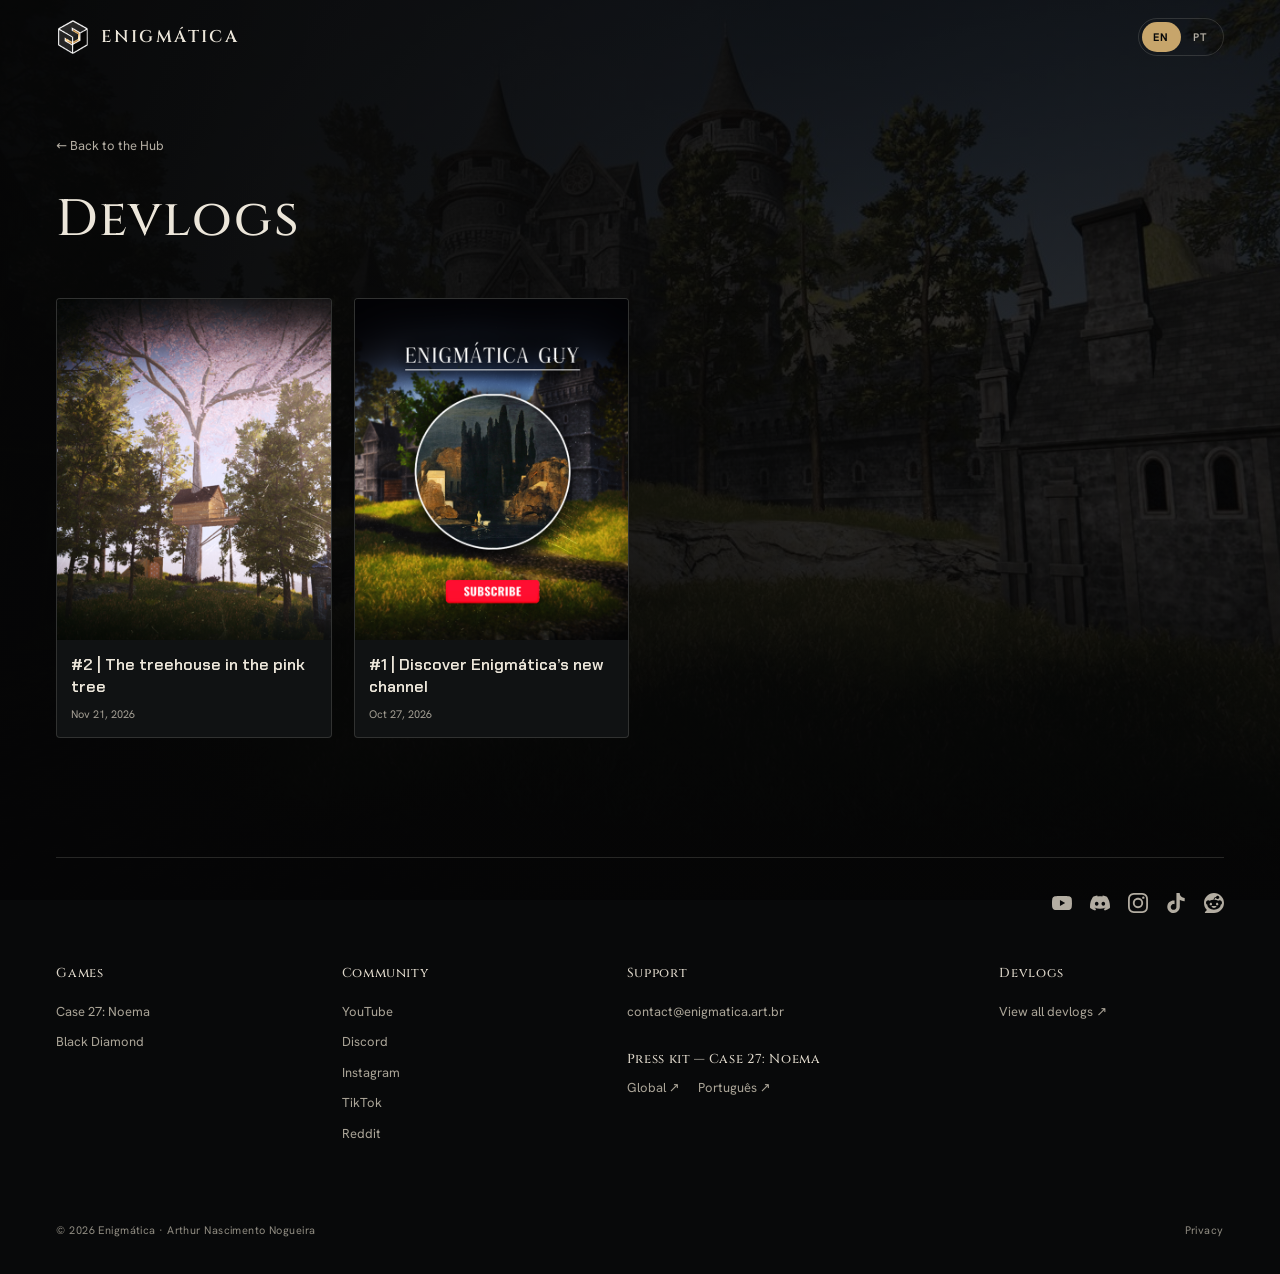
<file: devlogs.html>
<!doctype html>
<html lang="en">
<head>
  <meta charset="utf-8">
  <meta name="viewport" content="width=device-width, initial-scale=1, viewport-fit=cover">
  <meta name="theme-color" content="#08090a">
  <meta name="description" content="Enigmática is an independent, one-developer studio focused on puzzle and mystery games, and on experiences that encourage you to figure things out for yourself.">
  <meta property="og:title" content="Enigmática">
  <meta property="og:description" content="Independent studio. Puzzle and mystery games.">
  <meta property="og:image" content="https://enigmatica.art.br/assets/img/noema-castelo.jpg">
  <link rel="icon" href="assets/enigmatica-mark.png">
  <link rel="preload" href="assets/fonts/chakra-petch-latin-600-normal.woff2" as="font" type="font/woff2" crossorigin>
  <link rel="stylesheet" href="styles.css?v=20261121-gold">
  <title>Enigmática</title>
  <link rel="stylesheet" href="devlogs.css?v=20261121-layout">
<link rel="stylesheet" href="preview-theme.css?v=6">
</head>
<body class="archive-page">
  <div class="bg" aria-hidden="true"></div>

  <header class="head" data-head>
    <a class="logo" href="index.html"><img src="assets/enigmatica-mark.png" alt="" width="44" height="44"><span><b>ENIGMÁTICA</b></span></a>
<div class="lang" role="group" aria-label="Language" data-i18n-attr="aria-label:langGroup">
      <button type="button" data-lang="en" aria-pressed="true" lang="en">EN</button><span>/</span><button type="button" data-lang="pt" aria-pressed="false" lang="pt-BR">PT</button>
      </div>
  </header>

  <main class="devlog-archive" id="top">
    <div class="archive-heading"><a href="index.html" data-i18n="devlogs.back">← Back to the Hub</a><h1 data-i18n="nav.devlogs">Devlogs</h1></div>
    <div id="devlog-archive-grid" class="devlog-grid"></div>
  </main>

  <footer class="foot expanded-foot" id="contact">
    <ul class="socials"><li><a href="https://www.youtube.com/@enigmatica-art" target="_blank" rel="noopener noreferrer" aria-label="YouTube" title="YouTube"><svg class="ic" viewBox="0 0 24 24" aria-hidden="true"><path d="M23.498 6.186a3.016 3.016 0 0 0-2.122-2.136C19.505 3.545 12 3.545 12 3.545s-7.505 0-9.377.505A3.017 3.017 0 0 0 .502 6.186C0 8.07 0 12 0 12s0 3.93.502 5.814a3.016 3.016 0 0 0 2.122 2.136c1.871.505 9.376.505 9.376.505s7.505 0 9.377-.505a3.015 3.015 0 0 0 2.122-2.136C24 15.93 24 12 24 12s0-3.93-.502-5.814zM9.545 15.568V8.432L15.818 12l-6.273 3.568z"/></svg></a></li><li><a href="https://discord.gg/URapb2bbFA" target="_blank" rel="noopener noreferrer" aria-label="Discord" title="Discord"><svg class="ic" viewBox="0 0 24 24" aria-hidden="true"><path d="M20.317 4.3698a19.7913 19.7913 0 00-4.8851-1.5152.0741.0741 0 00-.0785.0371c-.211.3753-.4447.8648-.6083 1.2495-1.8447-.2762-3.68-.2762-5.4868 0-.1636-.3933-.4058-.8742-.6177-1.2495a.077.077 0 00-.0785-.037 19.7363 19.7363 0 00-4.8852 1.515.0699.0699 0 00-.0321.0277C.5334 9.0458-.319 13.5799.0992 18.0578a.0824.0824 0 00.0312.0561c2.0528 1.5076 4.0413 2.4228 5.9929 3.0294a.0777.0777 0 00.0842-.0276c.4616-.6304.8731-1.2952 1.226-1.9942a.076.076 0 00-.0416-.1057c-.6528-.2476-1.2743-.5495-1.8722-.8923a.077.077 0 01-.0076-.1277c.1258-.0943.2517-.1923.3718-.2914a.0743.0743 0 01.0776-.0105c3.9278 1.7933 8.18 1.7933 12.0614 0a.0739.0739 0 01.0785.0095c.1202.099.246.1981.3728.2924a.077.077 0 01-.0066.1276 12.2986 12.2986 0 01-1.873.8914.0766.0766 0 00-.0407.1067c.3604.698.7719 1.3628 1.225 1.9932a.076.076 0 00.0842.0286c1.961-.6067 3.9495-1.5219 6.0023-3.0294a.077.077 0 00.0313-.0552c.5004-5.177-.8382-9.6739-3.5485-13.6604a.061.061 0 00-.0312-.0286zM8.02 15.3312c-1.1825 0-2.1569-1.0857-2.1569-2.419 0-1.3332.9555-2.4189 2.157-2.4189 1.2108 0 2.1757 1.0952 2.1568 2.419 0 1.3332-.9555 2.4189-2.1569 2.4189zm7.9748 0c-1.1825 0-2.1569-1.0857-2.1569-2.419 0-1.3332.9554-2.4189 2.1569-2.4189 1.2108 0 2.1757 1.0952 2.1568 2.419 0 1.3332-.946 2.4189-2.1568 2.4189Z"/></svg></a></li><li><a href="https://www.instagram.com/enigmatica.official/" target="_blank" rel="noopener noreferrer" aria-label="Instagram" title="Instagram"><svg class="ic" viewBox="0 0 24 24" aria-hidden="true"><path d="M7.0301.084c-1.2768.0602-2.1487.264-2.911.5634-.7888.3075-1.4575.72-2.1228 1.3877-.6652.6677-1.075 1.3368-1.3802 2.127-.2954.7638-.4956 1.6365-.552 2.914-.0564 1.2775-.0689 1.6882-.0626 4.947.0062 3.2586.0206 3.6671.0825 4.9473.061 1.2765.264 2.1482.5635 2.9107.308.7889.72 1.4573 1.388 2.1228.6679.6655 1.3365 1.0743 2.1285 1.38.7632.295 1.6361.4961 2.9134.552 1.2773.056 1.6884.069 4.9462.0627 3.2578-.0062 3.668-.0207 4.9478-.0814 1.28-.0607 2.147-.2652 2.9098-.5633.7889-.3086 1.4578-.72 2.1228-1.3881.665-.6682 1.0745-1.3378 1.3795-2.1284.2957-.7632.4966-1.636.552-2.9124.056-1.2809.0692-1.6898.063-4.948-.0063-3.2583-.021-3.6668-.0817-4.9465-.0607-1.2797-.264-2.1487-.5633-2.9117-.3084-.7889-.72-1.4568-1.3876-2.1228C21.2982 1.33 20.628.9208 19.8378.6165 19.074.321 18.2017.1197 16.9244.0645 15.6471.0093 15.236-.005 11.977.0014 8.718.0076 8.31.0215 7.0301.0839m.1402 21.6932c-1.17-.0509-1.8053-.2453-2.2287-.408-.5606-.216-.96-.4771-1.3819-.895-.422-.4178-.6811-.8186-.9-1.378-.1644-.4234-.3624-1.058-.4171-2.228-.0595-1.2645-.072-1.6442-.079-4.848-.007-3.2037.0053-3.583.0607-4.848.05-1.169.2456-1.805.408-2.2282.216-.5613.4762-.96.895-1.3816.4188-.4217.8184-.6814 1.3783-.9003.423-.1651 1.0575-.3614 2.227-.4171 1.2655-.06 1.6447-.072 4.848-.079 3.2033-.007 3.5835.005 4.8495.0608 1.169.0508 1.8053.2445 2.228.408.5608.216.96.4754 1.3816.895.4217.4194.6816.8176.9005 1.3787.1653.4217.3617 1.056.4169 2.2263.0602 1.2655.0739 1.645.0796 4.848.0058 3.203-.0055 3.5834-.061 4.848-.051 1.17-.245 1.8055-.408 2.2294-.216.5604-.4763.96-.8954 1.3814-.419.4215-.8181.6811-1.3783.9-.4224.1649-1.0577.3617-2.2262.4174-1.2656.0595-1.6448.072-4.8493.079-3.2045.007-3.5825-.006-4.848-.0608M16.953 5.5864A1.44 1.44 0 1 0 18.39 4.144a1.44 1.44 0 0 0-1.437 1.4424M5.8385 12.012c.0067 3.4032 2.7706 6.1557 6.173 6.1493 3.4026-.0065 6.157-2.7701 6.1506-6.1733-.0065-3.4032-2.771-6.1565-6.174-6.1498-3.403.0067-6.156 2.771-6.1496 6.1738M8 12.0077a4 4 0 1 1 4.008 3.9921A3.9996 3.9996 0 0 1 8 12.0077"/></svg></a></li><li><a href="https://www.tiktok.com/@enigmatica_art" target="_blank" rel="noopener noreferrer" aria-label="TikTok" title="TikTok"><svg class="ic" viewBox="0 0 24 24" aria-hidden="true"><path d="M12.525.02c1.31-.02 2.61-.01 3.91-.02.08 1.53.63 3.09 1.75 4.17 1.12 1.11 2.7 1.62 4.24 1.79v4.03c-1.44-.05-2.89-.35-4.2-.97-.57-.26-1.1-.59-1.62-.93-.01 2.92.01 5.84-.02 8.75-.08 1.4-.54 2.79-1.35 3.94-1.31 1.92-3.58 3.17-5.91 3.21-1.43.08-2.86-.31-4.08-1.03-2.02-1.19-3.44-3.37-3.65-5.71-.02-.5-.03-1-.01-1.49.18-1.9 1.12-3.72 2.58-4.96 1.66-1.44 3.98-2.13 6.15-1.72.02 1.48-.04 2.96-.04 4.44-.99-.32-2.15-.23-3.02.37-.63.41-1.11 1.04-1.36 1.75-.21.51-.15 1.07-.14 1.61.24 1.64 1.82 3.02 3.5 2.87 1.12-.01 2.19-.66 2.77-1.61.19-.33.4-.67.41-1.06.1-1.79.06-3.57.07-5.36.01-4.03-.01-8.05.02-12.07z"/></svg></a></li><li><a href="https://www.reddit.com/user/Enigmatica-Art/" target="_blank" rel="noopener noreferrer" aria-label="Reddit" title="Reddit"><svg class="ic" viewBox="0 0 24 24" aria-hidden="true"><path d="M12 0C5.373 0 0 5.373 0 12c0 3.314 1.343 6.314 3.515 8.485l-2.286 2.286C.775 23.225 1.097 24 1.738 24H12c6.627 0 12-5.373 12-12S18.627 0 12 0Zm4.388 3.199c1.104 0 1.999.895 1.999 1.999 0 1.105-.895 2-1.999 2-.946 0-1.739-.657-1.947-1.539v.002c-1.147.162-2.032 1.15-2.032 2.341v.007c1.776.067 3.4.567 4.686 1.363.473-.363 1.064-.58 1.707-.58 1.547 0 2.802 1.254 2.802 2.802 0 1.117-.655 2.081-1.601 2.531-.088 3.256-3.637 5.876-7.997 5.876-4.361 0-7.905-2.617-7.998-5.87-.954-.447-1.614-1.415-1.614-2.538 0-1.548 1.255-2.802 2.803-2.802.645 0 1.239.218 1.712.585 1.275-.79 2.881-1.291 4.64-1.365v-.01c0-1.663 1.263-3.034 2.88-3.207.188-.911.993-1.595 1.959-1.595Zm-8.085 8.376c-.784 0-1.459.78-1.506 1.797-.047 1.016.64 1.429 1.426 1.429.786 0 1.371-.369 1.418-1.385.047-1.017-.553-1.841-1.338-1.841Zm7.406 0c-.786 0-1.385.824-1.338 1.841.047 1.017.634 1.385 1.418 1.385.785 0 1.473-.413 1.426-1.429-.046-1.017-.721-1.797-1.506-1.797Zm-3.703 4.013c-.974 0-1.907.048-2.77.135-.147.015-.241.168-.183.305.483 1.154 1.622 1.964 2.953 1.964 1.33 0 2.47-.81 2.953-1.964.057-.137-.037-.29-.184-.305-.863-.087-1.795-.135-2.769-.135Z"/></svg></a></li></ul>
    <div class="footer-links">
      <div><h2 data-i18n="nav.games">Games</h2><a href="https://games.enigmatica.art.br/noema/">Case 27: Noema</a><a href="https://blackdiamond.enigmatica.art.br/">Black Diamond</a></div>
      <div><h2 data-i18n="nav.community">Community</h2><a href="https://www.youtube.com/@enigmatica-art" target="_blank" rel="noopener">YouTube</a><a href="https://discord.gg/URapb2bbFA" target="_blank" rel="noopener">Discord</a><a href="https://www.instagram.com/enigmatica.official/" target="_blank" rel="noopener">Instagram</a><a href="https://www.tiktok.com/@enigmatica_art" target="_blank" rel="noopener">TikTok</a><a href="https://www.reddit.com/user/Enigmatica-Art/" target="_blank" rel="noopener">Reddit</a></div>
      <div><h2 data-i18n="footer.support">Support</h2><a class="footer-email" href="mailto:contact@enigmatica.art.br">contact@enigmatica.art.br</a><section class="footer-press" aria-labelledby="footer-press-title"><h2 id="footer-press-title">Press kit — Case 27: Noema</h2><div class="press-links"><a href="https://drive.google.com/drive/folders/1V5Z4pFhVvKewbMiXTl9WNj2BzQwZuZ95?usp=sharing" target="_blank" rel="noopener noreferrer" aria-label="Case 27: Noema — Press kit (Global)">Global ↗</a><a href="https://drive.google.com/drive/folders/19brO-UrrowdczG1I1jmsIwaA9BYUw7GV?usp=sharing" target="_blank" rel="noopener noreferrer" lang="pt-BR" aria-label="Case 27: Noema — Press kit (Português)">Português ↗</a></div></section></div>
      <div><h2 data-i18n="nav.devlogs">Devlogs</h2><a href="devlogs.html" data-i18n="devlogs.all">View all devlogs ↗</a></div>
    </div>
    <div class="footer-bottom"><span>© <span id="year">2026</span> Enigmática · Arthur Nascimento Nogueira</span><a href="privacidade.html" data-i18n="privacy.title">Privacy</a></div>
  </footer>

  <script src="i18n.js?v=20261116-global"></script>
  <script src="site.js?v=20261116-details"></script>
  <script src="devlog-data.js?v=20261112"></script>
  <script src="rich-content.js?v=20261116-standard"></script>
  <script src="devlogs.js?v=20261121-circular"></script>
</body>
</html>
</file>
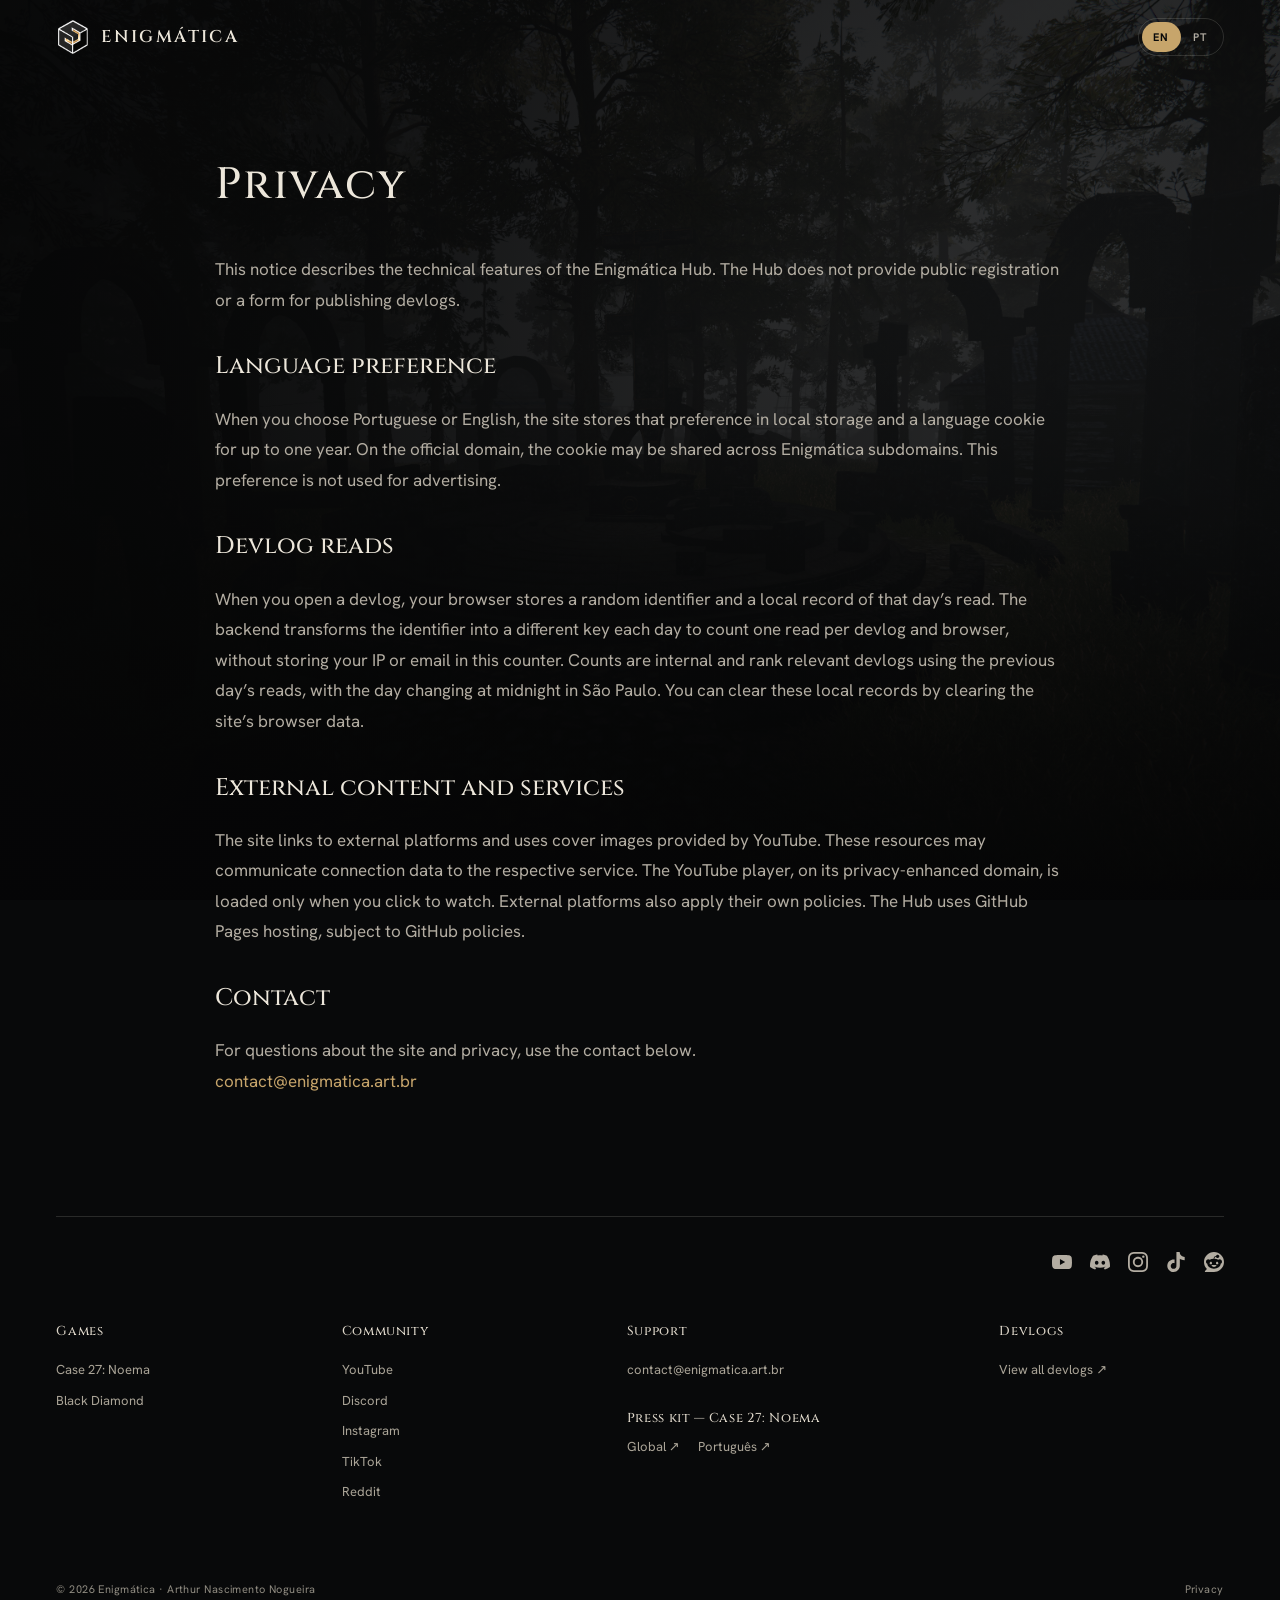
<file: privacidade.html>
<!doctype html>
<html lang="en">
<head>
  <meta charset="utf-8">
  <meta name="viewport" content="width=device-width, initial-scale=1, viewport-fit=cover">
  <meta name="theme-color" content="#08090a">
  <meta name="description" content="Enigmática is an independent, one-developer studio focused on puzzle and mystery games, and on experiences that encourage you to figure things out for yourself.">
  <meta property="og:title" content="Enigmática">
  <meta property="og:description" content="Independent studio. Puzzle and mystery games.">
  <meta property="og:image" content="https://enigmatica.art.br/assets/img/noema-castelo.jpg">
  <link rel="icon" href="assets/enigmatica-mark.png">
  <link rel="preload" href="assets/fonts/chakra-petch-latin-600-normal.woff2" as="font" type="font/woff2" crossorigin>
  <link rel="stylesheet" href="styles.css?v=20261121-gold">
  <title>Enigmática</title>
  <link rel="stylesheet" href="devlogs.css?v=20261121-layout">
<link rel="stylesheet" href="preview-theme.css?v=6">
</head>
<body class="archive-page privacy-page">
  <div class="bg" aria-hidden="true"></div>

  <header class="head" data-head>
    <a class="logo" href="index.html"><img src="assets/enigmatica-mark.png" alt="" width="44" height="44"><span><b>ENIGMÁTICA</b></span></a>
<div class="lang" role="group" aria-label="Language" data-i18n-attr="aria-label:langGroup">
      <button type="button" data-lang="en" aria-pressed="true" lang="en">EN</button><span>/</span><button type="button" data-lang="pt" aria-pressed="false" lang="pt-BR">PT</button>
      </div>
  </header>

  <main class="devlog-archive privacy-copy" id="top"><h1 data-i18n="privacy.title">Privacy</h1><p data-i18n="privacy.scope"></p><h2 data-i18n="privacy.languageTitle"></h2><p data-i18n="privacy.language"></p><h2 data-i18n="privacy.readingsTitle"></h2><p data-i18n="privacy.readings"></p><h2 data-i18n="privacy.externalTitle"></h2><p data-i18n="privacy.external"></p><h2 data-i18n="privacy.contactTitle"></h2><p data-i18n="privacy.contact"></p><a href="mailto:contact@enigmatica.art.br">contact@enigmatica.art.br</a></main>

  <footer class="foot expanded-foot" id="contact">
    <ul class="socials"><li><a href="https://www.youtube.com/@enigmatica-art" target="_blank" rel="noopener noreferrer" aria-label="YouTube" title="YouTube"><svg class="ic" viewBox="0 0 24 24" aria-hidden="true"><path d="M23.498 6.186a3.016 3.016 0 0 0-2.122-2.136C19.505 3.545 12 3.545 12 3.545s-7.505 0-9.377.505A3.017 3.017 0 0 0 .502 6.186C0 8.07 0 12 0 12s0 3.93.502 5.814a3.016 3.016 0 0 0 2.122 2.136c1.871.505 9.376.505 9.376.505s7.505 0 9.377-.505a3.015 3.015 0 0 0 2.122-2.136C24 15.93 24 12 24 12s0-3.93-.502-5.814zM9.545 15.568V8.432L15.818 12l-6.273 3.568z"/></svg></a></li><li><a href="https://discord.gg/URapb2bbFA" target="_blank" rel="noopener noreferrer" aria-label="Discord" title="Discord"><svg class="ic" viewBox="0 0 24 24" aria-hidden="true"><path d="M20.317 4.3698a19.7913 19.7913 0 00-4.8851-1.5152.0741.0741 0 00-.0785.0371c-.211.3753-.4447.8648-.6083 1.2495-1.8447-.2762-3.68-.2762-5.4868 0-.1636-.3933-.4058-.8742-.6177-1.2495a.077.077 0 00-.0785-.037 19.7363 19.7363 0 00-4.8852 1.515.0699.0699 0 00-.0321.0277C.5334 9.0458-.319 13.5799.0992 18.0578a.0824.0824 0 00.0312.0561c2.0528 1.5076 4.0413 2.4228 5.9929 3.0294a.0777.0777 0 00.0842-.0276c.4616-.6304.8731-1.2952 1.226-1.9942a.076.076 0 00-.0416-.1057c-.6528-.2476-1.2743-.5495-1.8722-.8923a.077.077 0 01-.0076-.1277c.1258-.0943.2517-.1923.3718-.2914a.0743.0743 0 01.0776-.0105c3.9278 1.7933 8.18 1.7933 12.0614 0a.0739.0739 0 01.0785.0095c.1202.099.246.1981.3728.2924a.077.077 0 01-.0066.1276 12.2986 12.2986 0 01-1.873.8914.0766.0766 0 00-.0407.1067c.3604.698.7719 1.3628 1.225 1.9932a.076.076 0 00.0842.0286c1.961-.6067 3.9495-1.5219 6.0023-3.0294a.077.077 0 00.0313-.0552c.5004-5.177-.8382-9.6739-3.5485-13.6604a.061.061 0 00-.0312-.0286zM8.02 15.3312c-1.1825 0-2.1569-1.0857-2.1569-2.419 0-1.3332.9555-2.4189 2.157-2.4189 1.2108 0 2.1757 1.0952 2.1568 2.419 0 1.3332-.9555 2.4189-2.1569 2.4189zm7.9748 0c-1.1825 0-2.1569-1.0857-2.1569-2.419 0-1.3332.9554-2.4189 2.1569-2.4189 1.2108 0 2.1757 1.0952 2.1568 2.419 0 1.3332-.946 2.4189-2.1568 2.4189Z"/></svg></a></li><li><a href="https://www.instagram.com/enigmatica.official/" target="_blank" rel="noopener noreferrer" aria-label="Instagram" title="Instagram"><svg class="ic" viewBox="0 0 24 24" aria-hidden="true"><path d="M7.0301.084c-1.2768.0602-2.1487.264-2.911.5634-.7888.3075-1.4575.72-2.1228 1.3877-.6652.6677-1.075 1.3368-1.3802 2.127-.2954.7638-.4956 1.6365-.552 2.914-.0564 1.2775-.0689 1.6882-.0626 4.947.0062 3.2586.0206 3.6671.0825 4.9473.061 1.2765.264 2.1482.5635 2.9107.308.7889.72 1.4573 1.388 2.1228.6679.6655 1.3365 1.0743 2.1285 1.38.7632.295 1.6361.4961 2.9134.552 1.2773.056 1.6884.069 4.9462.0627 3.2578-.0062 3.668-.0207 4.9478-.0814 1.28-.0607 2.147-.2652 2.9098-.5633.7889-.3086 1.4578-.72 2.1228-1.3881.665-.6682 1.0745-1.3378 1.3795-2.1284.2957-.7632.4966-1.636.552-2.9124.056-1.2809.0692-1.6898.063-4.948-.0063-3.2583-.021-3.6668-.0817-4.9465-.0607-1.2797-.264-2.1487-.5633-2.9117-.3084-.7889-.72-1.4568-1.3876-2.1228C21.2982 1.33 20.628.9208 19.8378.6165 19.074.321 18.2017.1197 16.9244.0645 15.6471.0093 15.236-.005 11.977.0014 8.718.0076 8.31.0215 7.0301.0839m.1402 21.6932c-1.17-.0509-1.8053-.2453-2.2287-.408-.5606-.216-.96-.4771-1.3819-.895-.422-.4178-.6811-.8186-.9-1.378-.1644-.4234-.3624-1.058-.4171-2.228-.0595-1.2645-.072-1.6442-.079-4.848-.007-3.2037.0053-3.583.0607-4.848.05-1.169.2456-1.805.408-2.2282.216-.5613.4762-.96.895-1.3816.4188-.4217.8184-.6814 1.3783-.9003.423-.1651 1.0575-.3614 2.227-.4171 1.2655-.06 1.6447-.072 4.848-.079 3.2033-.007 3.5835.005 4.8495.0608 1.169.0508 1.8053.2445 2.228.408.5608.216.96.4754 1.3816.895.4217.4194.6816.8176.9005 1.3787.1653.4217.3617 1.056.4169 2.2263.0602 1.2655.0739 1.645.0796 4.848.0058 3.203-.0055 3.5834-.061 4.848-.051 1.17-.245 1.8055-.408 2.2294-.216.5604-.4763.96-.8954 1.3814-.419.4215-.8181.6811-1.3783.9-.4224.1649-1.0577.3617-2.2262.4174-1.2656.0595-1.6448.072-4.8493.079-3.2045.007-3.5825-.006-4.848-.0608M16.953 5.5864A1.44 1.44 0 1 0 18.39 4.144a1.44 1.44 0 0 0-1.437 1.4424M5.8385 12.012c.0067 3.4032 2.7706 6.1557 6.173 6.1493 3.4026-.0065 6.157-2.7701 6.1506-6.1733-.0065-3.4032-2.771-6.1565-6.174-6.1498-3.403.0067-6.156 2.771-6.1496 6.1738M8 12.0077a4 4 0 1 1 4.008 3.9921A3.9996 3.9996 0 0 1 8 12.0077"/></svg></a></li><li><a href="https://www.tiktok.com/@enigmatica_art" target="_blank" rel="noopener noreferrer" aria-label="TikTok" title="TikTok"><svg class="ic" viewBox="0 0 24 24" aria-hidden="true"><path d="M12.525.02c1.31-.02 2.61-.01 3.91-.02.08 1.53.63 3.09 1.75 4.17 1.12 1.11 2.7 1.62 4.24 1.79v4.03c-1.44-.05-2.89-.35-4.2-.97-.57-.26-1.1-.59-1.62-.93-.01 2.92.01 5.84-.02 8.75-.08 1.4-.54 2.79-1.35 3.94-1.31 1.92-3.58 3.17-5.91 3.21-1.43.08-2.86-.31-4.08-1.03-2.02-1.19-3.44-3.37-3.65-5.71-.02-.5-.03-1-.01-1.49.18-1.9 1.12-3.72 2.58-4.96 1.66-1.44 3.98-2.13 6.15-1.72.02 1.48-.04 2.96-.04 4.44-.99-.32-2.15-.23-3.02.37-.63.41-1.11 1.04-1.36 1.75-.21.51-.15 1.07-.14 1.61.24 1.64 1.82 3.02 3.5 2.87 1.12-.01 2.19-.66 2.77-1.61.19-.33.4-.67.41-1.06.1-1.79.06-3.57.07-5.36.01-4.03-.01-8.05.02-12.07z"/></svg></a></li><li><a href="https://www.reddit.com/user/Enigmatica-Art/" target="_blank" rel="noopener noreferrer" aria-label="Reddit" title="Reddit"><svg class="ic" viewBox="0 0 24 24" aria-hidden="true"><path d="M12 0C5.373 0 0 5.373 0 12c0 3.314 1.343 6.314 3.515 8.485l-2.286 2.286C.775 23.225 1.097 24 1.738 24H12c6.627 0 12-5.373 12-12S18.627 0 12 0Zm4.388 3.199c1.104 0 1.999.895 1.999 1.999 0 1.105-.895 2-1.999 2-.946 0-1.739-.657-1.947-1.539v.002c-1.147.162-2.032 1.15-2.032 2.341v.007c1.776.067 3.4.567 4.686 1.363.473-.363 1.064-.58 1.707-.58 1.547 0 2.802 1.254 2.802 2.802 0 1.117-.655 2.081-1.601 2.531-.088 3.256-3.637 5.876-7.997 5.876-4.361 0-7.905-2.617-7.998-5.87-.954-.447-1.614-1.415-1.614-2.538 0-1.548 1.255-2.802 2.803-2.802.645 0 1.239.218 1.712.585 1.275-.79 2.881-1.291 4.64-1.365v-.01c0-1.663 1.263-3.034 2.88-3.207.188-.911.993-1.595 1.959-1.595Zm-8.085 8.376c-.784 0-1.459.78-1.506 1.797-.047 1.016.64 1.429 1.426 1.429.786 0 1.371-.369 1.418-1.385.047-1.017-.553-1.841-1.338-1.841Zm7.406 0c-.786 0-1.385.824-1.338 1.841.047 1.017.634 1.385 1.418 1.385.785 0 1.473-.413 1.426-1.429-.046-1.017-.721-1.797-1.506-1.797Zm-3.703 4.013c-.974 0-1.907.048-2.77.135-.147.015-.241.168-.183.305.483 1.154 1.622 1.964 2.953 1.964 1.33 0 2.47-.81 2.953-1.964.057-.137-.037-.29-.184-.305-.863-.087-1.795-.135-2.769-.135Z"/></svg></a></li></ul>
    <div class="footer-links">
      <div><h2 data-i18n="nav.games">Games</h2><a href="https://games.enigmatica.art.br/noema/">Case 27: Noema</a><a href="https://blackdiamond.enigmatica.art.br/">Black Diamond</a></div>
      <div><h2 data-i18n="nav.community">Community</h2><a href="https://www.youtube.com/@enigmatica-art" target="_blank" rel="noopener">YouTube</a><a href="https://discord.gg/URapb2bbFA" target="_blank" rel="noopener">Discord</a><a href="https://www.instagram.com/enigmatica.official/" target="_blank" rel="noopener">Instagram</a><a href="https://www.tiktok.com/@enigmatica_art" target="_blank" rel="noopener">TikTok</a><a href="https://www.reddit.com/user/Enigmatica-Art/" target="_blank" rel="noopener">Reddit</a></div>
      <div><h2 data-i18n="footer.support">Support</h2><a class="footer-email" href="mailto:contact@enigmatica.art.br">contact@enigmatica.art.br</a><section class="footer-press" aria-labelledby="footer-press-title"><h2 id="footer-press-title">Press kit — Case 27: Noema</h2><div class="press-links"><a href="https://drive.google.com/drive/folders/1V5Z4pFhVvKewbMiXTl9WNj2BzQwZuZ95?usp=sharing" target="_blank" rel="noopener noreferrer" aria-label="Case 27: Noema — Press kit (Global)">Global ↗</a><a href="https://drive.google.com/drive/folders/19brO-UrrowdczG1I1jmsIwaA9BYUw7GV?usp=sharing" target="_blank" rel="noopener noreferrer" lang="pt-BR" aria-label="Case 27: Noema — Press kit (Português)">Português ↗</a></div></section></div>
      <div><h2 data-i18n="nav.devlogs">Devlogs</h2><a href="devlogs.html" data-i18n="devlogs.all">View all devlogs ↗</a></div>
    </div>
    <div class="footer-bottom"><span>© <span id="year">2026</span> Enigmática · Arthur Nascimento Nogueira</span><a href="privacidade.html" data-i18n="privacy.title">Privacy</a></div>
  </footer>

  <script src="i18n.js?v=20261116-global"></script>
  <script src="site.js?v=20261116-details"></script>
  <script src="devlog-data.js?v=20261112"></script>
  <script src="privacy.js?v=20261112"></script>
</body>
</html>
</file>
<file: styles.css>
/* Enigmática — fundo escuro com uma cena do jogo, painéis escuros, uma cor de destaque */
@font-face { font-family: 'Chakra'; src: url('assets/fonts/chakra-petch-latin-400-normal.woff2') format('woff2'); font-weight: 400; font-display: swap; }
@font-face { font-family: 'Chakra'; src: url('assets/fonts/chakra-petch-latin-600-normal.woff2') format('woff2'); font-weight: 600; font-display: swap; }
@font-face { font-family: 'Chakra'; src: url('assets/fonts/chakra-petch-latin-700-normal.woff2') format('woff2'); font-weight: 700; font-display: swap; }

:root {
  color-scheme: dark;
  --ink: #07090c;
  --text: #e9edf2;
  --dim: #aab3bf;
  --mute: #7b8592;
  --hot: #c7a56b;
  --line: rgba(233, 237, 242, .16);
  --panel: rgba(9, 11, 15, .74);
  --gut: clamp(20px, 4.4vw, 64px);
  --wide: 1280px;
}
* { box-sizing: border-box; }
html { background: var(--ink); scroll-behavior: smooth; }
body { margin: 0; color: var(--text); font: 400 17px/1.55 'Chakra', system-ui, sans-serif; -webkit-font-smoothing: antialiased; }
h1, h2, h3, p, figure { margin: 0; }
ul { list-style: none; margin: 0; padding: 0; }
a { color: inherit; text-decoration: none; }
img { display: block; max-width: 100%; height: auto; }
button { font: inherit; color: inherit; }
.sr-only { position: absolute; width: 1px; height: 1px; overflow: hidden; clip: rect(0 0 0 0); white-space: nowrap; }
.ic { width: 20px; height: 20px; fill: currentColor; flex: none; }
:focus-visible { outline: 2px solid var(--hot); outline-offset: 3px; }

/* uma imagem só, escurecida, atrás da página inteira */
.bg { position: fixed; inset: 0; z-index: -1; background: url(assets/img/bg.jpg) center / cover no-repeat; filter: saturate(.85) brightness(.5); }
.bg::after { content: ""; position: absolute; inset: 0; background: linear-gradient(90deg, rgba(7, 9, 12, .95) 0%, rgba(7, 9, 12, .78) 45%, rgba(7, 9, 12, .55) 100%), linear-gradient(0deg, rgba(7, 9, 12, .6), transparent 40%); }

/* cabeçalho */
.head { position: sticky; top: 0; z-index: 20; display: grid; grid-template-columns: 1fr auto 1fr; align-items: center; gap: 24px; padding: 22px var(--gut); transition: background .3s, border-color .3s; border-bottom: 1px solid transparent; }
.head.is-scrolled { background: rgba(7, 9, 12, .9); backdrop-filter: blur(10px); -webkit-backdrop-filter: blur(10px); border-color: var(--line); }
.logo { display: flex; align-items: center; gap: 14px; }
.logo img { width: 36px; height: 36px; }
.logo b { display: block; font-size: 18px; font-weight: 700; letter-spacing: .18em; line-height: 1.1; }
.logo small { display: block; font-size: 11px; letter-spacing: .3em; color: var(--hot); text-transform: uppercase; }
.nav { display: flex; justify-content: center; gap: 30px; margin-left: 0; }
.nav a { font-weight: 600; font-size: 15px; letter-spacing: .12em; text-transform: uppercase; color: var(--dim); transition: color .2s; }
.nav a:hover { color: var(--text); }
.lang { display: flex; justify-self: end; align-items: center; gap: 4px; color: var(--mute); font-size: 14px; letter-spacing: .2em; }
.lang button { border: 0; background: none; padding: 6px 4px; color: var(--mute); letter-spacing: .2em; cursor: pointer; }
.lang button:hover { color: var(--text); }
.lang button[aria-pressed="true"] { color: var(--hot); font-weight: 700; }

/* botões */
.row { display: flex; flex-wrap: wrap; gap: 10px; }
.b { display: inline-flex; align-items: center; gap: 9px; min-height: 46px; padding: 0 18px; border: 1px solid rgba(233, 237, 242, .35); font-weight: 600; font-size: 14px; letter-spacing: .08em; text-transform: uppercase; transition: border-color .2s, background .2s; }
.b:hover { border-color: var(--text); background: rgba(233, 237, 242, .07); }
.b.on { background: var(--hot); border-color: var(--hot); color: var(--ink); }
.b.on:hover { background: #d7b983; border-color: #d7b983; }

/* painel: o mesmo estilo em todo o site */
.panel { background: var(--panel); border: 1px solid var(--line); backdrop-filter: blur(12px); -webkit-backdrop-filter: blur(12px); }
.st { font-size: 12px; font-weight: 600; letter-spacing: .25em; text-transform: uppercase; color: var(--hot); }

/* abertura */
.hero { width: min(100% - 2 * var(--gut), var(--wide)); margin: 0 auto; min-height: calc(100svh - 92px); display: grid; grid-template-columns: minmax(0, 1fr) minmax(0, 1.1fr); gap: clamp(32px, 5vw, 80px); align-items: center; padding: 30px 0 70px; }
.hero h1 { font-size: clamp(42px, 5.2vw, 76px); font-weight: 700; line-height: 1.02; letter-spacing: -.01em; text-transform: uppercase; }
.lede { margin: 22px 0 32px; max-width: 40ch; color: var(--dim); font-size: 19px; }
.trailer { padding: 0; }
.poster { position: relative; display: block; width: 100%; padding: 0; border: 0; background: #000; cursor: pointer; }
.poster img { width: 100%; aspect-ratio: 16 / 9; object-fit: cover; }
.play { position: absolute; left: 50%; top: 50%; translate: -50% -50%; display: grid; place-items: center; width: 66px; height: 66px; background: var(--hot); color: var(--ink); transition: transform .2s; }
.play svg { display: block; width: 26px; height: 26px; fill: currentColor; }
.poster:hover .play { transform: scale(1.08); }
.trailer iframe { display: block; width: 100%; aspect-ratio: 16 / 9; border: 0; }
.trailer figcaption { display: flex; align-items: baseline; justify-content: space-between; gap: 16px; padding: 16px 20px; }
.trailer figcaption b { font-size: 18px; font-weight: 700; letter-spacing: .06em; text-transform: uppercase; }

/* seções */
.block { width: min(100% - 2 * var(--gut), var(--wide)); margin: 0 auto; padding: clamp(50px, 7vw, 90px) 0 0; scroll-margin-top: 90px; }
.h { font-size: clamp(28px, 2.6vw, 38px); font-weight: 700; letter-spacing: .08em; text-transform: uppercase; margin-bottom: 26px; }

.games { display: grid; grid-template-columns: repeat(2, minmax(0, 1fr)); gap: 20px; }
.game { display: flex; flex-direction: column; }
.shot img { width: 100%; aspect-ratio: 16 / 9; object-fit: cover; }
.p { padding: 22px 24px 26px; display: flex; flex-direction: column; flex: 1; }
.game h3 { margin: 8px 0 8px; font-size: 30px; font-weight: 700; letter-spacing: .04em; text-transform: uppercase; line-height: 1.1; }
.tx { color: var(--dim); max-width: 48ch; }
.game .row { margin-top: auto; padding-top: 22px; }

.chs { display: grid; grid-template-columns: repeat(5, minmax(0, 1fr)); gap: 12px; }
.ch { position: relative; min-width: 0; display: flex; align-items: flex-end; gap: 12px; min-height: 150px; padding: 18px; overflow: hidden; border: 1px solid var(--line); background: var(--panel); transition: border-color .2s; }
.ch img { position: absolute; inset: 0; width: 100%; height: 100%; object-fit: cover; opacity: .22; filter: grayscale(.6); transition: opacity .3s, filter .3s; }
.ch:hover { border-color: var(--hot); }
.ch:hover img { opacity: .4; filter: none; }
.ch > .ic, .ch > span { position: relative; }
.ch > .ic { width: 26px; height: 26px; margin-bottom: 4px; }
.ch b { display: block; font-size: 17px; font-weight: 700; letter-spacing: .08em; text-transform: uppercase; }
.ch small { display: block; color: var(--dim); font-size: 13px; overflow-wrap: anywhere; }
.ch > span { min-width: 0; }

.about-p { display: grid; grid-template-columns: auto 1fr; gap: 32px; align-items: center; padding: 28px 32px; }
.about-p img { width: 110px; }
.about .h { margin-bottom: 10px; }
.mail { display: inline-block; margin-top: 14px; color: var(--hot); font-weight: 600; letter-spacing: .04em; }
.mail:hover { text-decoration: underline; }

.foot { width: min(100% - 2 * var(--gut), var(--wide)); margin: clamp(50px, 7vw, 90px) auto 0; padding: 22px 0 34px; border-top: 1px solid var(--line); display: flex; align-items: center; justify-content: space-between; gap: 20px; color: var(--mute); font-size: 13px; letter-spacing: .14em; text-transform: uppercase; }
.socials { display: flex; gap: 18px; }
.socials a { color: var(--dim); transition: color .2s; }
.socials a:hover { color: var(--hot); }

/* responsivo */
@media (max-width: 1000px) {
  .head{gap:16px}.logo{gap:10px}.logo b{font-size:15px}.logo img{width:30px;height:30px}.nav{gap:18px}.nav a{font-size:12px}
  .hero { grid-template-columns: 1fr; min-height: 0; padding-top: 40px; }
  .games { grid-template-columns: 1fr; }
  .chs { grid-template-columns: repeat(3, minmax(0, 1fr)); }
}
@media (max-width: 640px) {
  .head { grid-template-columns: 1fr auto; gap: 16px; padding-block: 16px; }
  .nav { display: none; }
  .lang { margin-left: auto; }
  .logo b { font-size: 15px; }
  .logo img { width: 30px; height: 30px; }
  .bg::after { background: rgba(7, 9, 12, .78); }
  .chs { grid-template-columns: minmax(0, 1fr) minmax(0, 1fr); }
  .chs li:first-child { grid-column: 1 / -1; }
  .about-p { grid-template-columns: 1fr; }
  .b { flex: 1 1 auto; justify-content: center; }
  .foot { flex-direction: column; }
}
@media (prefers-reduced-motion: reduce) {
  html { scroll-behavior: auto; }
  *, *::before, *::after { transition: none !important; }
}

/* ---------- celular: mais respiro e cada parte bem separada ---------- */
@media (max-width: 640px) {
  body { font-size: 16px; }
  .hero { padding: 36px 0 20px; gap: 36px; }
  .hero h1 { font-size: clamp(34px, 10vw, 44px); }
  .lede { margin: 16px 0 26px; font-size: 17px; }
  .hero .row { flex-direction: column; }
  .trailer figcaption { flex-direction: column; align-items: flex-start; gap: 4px; padding: 14px 16px; }
  .block { padding-top: 72px; }
  .h { display: flex; align-items: center; gap: 14px; font-size: 24px; margin-bottom: 20px; }
  .h::after { content: ""; flex: 1; height: 1px; background: var(--line); }
  .games { gap: 28px; }
  .p { padding: 18px 18px 22px; }
  .game h3 { font-size: 24px; }
  .game .row { padding-top: 18px; }
  .chs { grid-template-columns: 1fr; gap: 8px; }
  .chs li:first-child { grid-column: auto; }
  .ch { min-height: 0; align-items: center; padding: 14px 16px; }
  .ch img { display: none; }
  .ch > .ic { margin: 0; width: 24px; height: 24px; }
  .about-p { padding: 24px 20px; gap: 18px; justify-items: start; }
  .about-p img { width: 72px; }
  .about .h::after { display: none; }
  .foot { margin-top: 60px; gap: 16px; }
}
</file>
<file: devlogs.css>
.devlog-heading{display:flex;align-items:center;justify-content:space-between;gap:20px;margin-bottom:24px}.devlog-heading .h{margin:0}.all-devlogs{color:var(--dim);font-size:13px}.all-devlogs:hover{color:var(--hot)}.devlog-heading.compact{margin-top:48px;margin-bottom:22px}.compact h3{font-size:22px}.spotlight{position:relative;overflow:hidden;border:1px solid var(--line);background:#0a0d12;isolation:isolate}.spotlight-track{display:flex;transition:transform .45s cubic-bezier(.22,.75,.2,1)}.spotlight-slide{position:relative;flex:0 0 100%;min-width:0;aspect-ratio:16/7;display:flex;align-items:center;padding:45px 60px;background-image:var(--banner);background-position:center;background-size:cover;background-repeat:no-repeat}.spotlight-slide>.devlog-kind{position:absolute;top:22px;left:0;background:#10151be8;padding:12px 18px}.spotlight-slide>div{max-width:48%;margin-top:18px}.spotlight-slide h3{font-size:clamp(23px,2.5vw,36px);margin:9px 0 12px;line-height:1.15}.spotlight-slide p{font-size:15px;color:#c3cbd4;margin-bottom:22px;display:-webkit-box;-webkit-line-clamp:2;-webkit-box-orient:vertical;overflow:hidden}.spotlight-slide .b{min-height:38px;font-size:12px}.spotlight-slide time{font-size:12px;color:#acb9c8}.spot-arrow{position:absolute;z-index:2;top:50%;transform:translateY(-50%);height:48px;width:42px;border:1px solid #7e889342;background:#1f252ce8;color:#fff;font-size:30px;cursor:pointer}.spot-arrow.previous{left:0}.spot-arrow.next{right:0}.spot-dots{display:flex;gap:10px;justify-content:center;padding:17px}.spot-dots button{width:8px;height:8px;border:0;border-radius:50%;background:#5a6370;cursor:pointer;padding:0}.spot-dots button[aria-pressed=true]{background:#f1f3f5}.devlog-kind{font-size:11px;text-transform:uppercase;font-weight:700;letter-spacing:.06em}.featured-row{display:flex;gap:18px;overflow-x:auto;scrollbar-width:none;padding:3px 3px 15px}.featured-row::-webkit-scrollbar{display:none}.devlog-card{display:block;min-width:0;border:1px solid var(--line);background:#0c0f14;transition:border-color .2s,translate .2s}.featured-row>.devlog-card{flex:0 0 calc((100% - 72px)/5)}.devlog-card:hover{border-color:var(--hot);translate:0 -3px}.devlog-card>img{width:100%;aspect-ratio:4/5;object-fit:cover}.featured-row .devlog-card>img{aspect-ratio:4/5}.devlog-card>div{padding:14px}.devlog-card time{display:block;color:#a0aebd;font-size:11px;margin-top:6px}.devlog-card h3{font-size:17px;line-height:1.25;margin:9px 0;display:-webkit-box;-webkit-line-clamp:2;-webkit-box-orient:vertical;overflow:hidden}.devlog-card p{font-size:12px;line-height:1.5;color:var(--dim);height:3em;display:-webkit-box;-webkit-line-clamp:2;-webkit-box-orient:vertical;overflow:hidden}.featured-controls{display:flex;gap:10px;justify-content:flex-end;margin-top:12px}.featured-controls button{border:1px solid var(--line);background:#141a22;min-height:40px;min-width:45px;cursor:pointer}.featured-controls button:disabled{opacity:.3;cursor:default}.demo-label{display:block;font-size:10px;color:#d1a47b;margin-top:15px}.devlog-empty{padding:30px;border:1px solid var(--line);color:var(--dim);font-size:14px}.devlog-archive{width:min(100% - 2*var(--gut),var(--wide));margin:auto;min-height:65vh;padding:55px 0 30px}.archive-heading{margin-bottom:35px}.archive-heading>a{font-size:13px;color:var(--dim)}.archive-heading h1{font-size:clamp(35px,4vw,60px);margin-top:20px;text-transform:uppercase}.devlog-grid{display:grid;grid-template-columns:repeat(4,minmax(0,1fr));gap:22px}.archive-page .bg{background-image:url('assets/img/noema-castelo.jpg')}.devlog-dialog{padding:0;border:1px solid #3b4552;background:#10141b;color:#e9edf2;width:min(1000px,calc(100vw - 36px));max-height:90svh;overflow:auto}.devlog-dialog::backdrop{background:#020408d9;backdrop-filter:blur(5px)}body.reading{overflow:hidden}.reading-close{position:sticky;top:12px;float:right;z-index:3;margin:12px 12px -52px 0;width:40px;height:40px;background:#0b1019e8;border:1px solid #8793a366;font-size:28px;cursor:pointer}.reading-banner{width:100%;aspect-ratio:16/7;object-fit:cover;background:#05070a}.reading-copy{padding:35px clamp(24px,7vw,90px) 65px}.reading-copy h1{font-size:clamp(27px,4vw,44px);line-height:1.15;margin:17px 0 28px}.reading-meta{display:flex;gap:18px;align-items:center;color:#b4c2d1;font-size:12px}.devlog-prose{line-height:1.85;color:#ccd3dd;font-family:system-ui,sans-serif;font-size:16px}.devlog-prose p{margin:0 0 22px}.devlog-prose h2,.devlog-prose h3{margin:35px 0 16px;color:#edf1f8;line-height:1.3}.devlog-prose h2{font-size:26px}.devlog-prose ul,.devlog-prose ol{list-style:revert;margin:20px 0;padding-left:25px}.devlog-prose blockquote{border-left:2px solid var(--hot);margin:25px 0;padding:10px 20px;background:#151d27}.devlog-prose a{color:#dcc08c;text-decoration:underline}.devlog-prose figure{margin:30px auto;max-width:740px}.devlog-prose img{width:100%;height:auto}.devlog-prose figcaption{font-size:12px;color:#98a5b5;margin-top:8px}.devlog-prose video,.devlog-prose iframe{display:block;width:100%;max-width:740px;aspect-ratio:16/9;border:0;margin:30px auto;background:#05070a}.expanded-foot{display:block;letter-spacing:0;text-transform:none;padding-top:35px}.expanded-foot>.socials{justify-content:flex-end;padding-bottom:30px;border-bottom:1px solid var(--line)}.footer-links{display:grid;grid-template-columns:1fr 1fr 1.35fr .9fr;gap:40px;padding:35px 0 45px}.footer-links h2{font-size:16px;font-weight:600;color:#e1e7ef;margin-bottom:18px}.footer-links a{display:block;font-size:13px;color:#aab4c1;margin:11px 0;overflow-wrap:anywhere}.footer-links a:hover{color:var(--hot)}.footer-bottom{border-top:1px solid var(--line);padding-top:22px;font-size:11px;letter-spacing:.03em}.ambient{position:fixed;inset:0;z-index:-1;pointer-events:none}.ambient i{position:absolute;left:var(--x);top:var(--y);width:2px;height:2px;border-radius:50%;background:#bdcfd9;opacity:.14;animation:dust var(--d) ease-in-out var(--delay) infinite}@keyframes dust{0%,100%{transform:translate(0,0);opacity:.06}50%{transform:translate(10px,-16px);opacity:.2}}
@media(max-width:1000px){.devlog-grid{grid-template-columns:repeat(3,minmax(0,1fr))}.featured-row>.devlog-card{flex-basis:calc((100% - 36px)/3)}.footer-links{grid-template-columns:1fr 1fr;gap:30px}.spotlight-slide{padding:45px}.spotlight-slide>div{max-width:62%}}
@media(max-width:640px){.devlog-heading{align-items:flex-start;gap:12px}.devlog-heading .h{font-size:23px}.devlog-heading .h:after{display:none}.all-devlogs{font-size:11px;text-align:right;max-width:120px}.spotlight-slide{aspect-ratio:16/7;padding:16px 38px;background-image:var(--banner)}.spotlight-slide>div{max-width:100%;align-self:flex-end;margin-top:0}.spotlight-slide h3{font-size:24px}.spotlight-slide p{font-size:13px}.spot-arrow{width:30px;height:42px;font-size:26px}.spotlight-slide>.devlog-kind{top:15px;padding:8px 12px}.featured-row>.devlog-card{flex-basis:calc((100% - 18px)/2)}.featured-row .devlog-card>img{aspect-ratio:4/5}.devlog-card>div{padding:11px}.devlog-card h3{font-size:16px}.devlog-card p{font-size:11px}.devlog-grid{grid-template-columns:repeat(2,minmax(0,1fr));gap:15px}.devlog-heading.compact h3{font-size:20px}.reading-copy{padding:25px 22px 40px}.reading-meta{font-size:11px}.devlog-dialog{width:calc(100vw - 18px);max-height:94svh}.footer-links{gap:25px 20px}.footer-links a{font-size:12px}.footer-links h2{font-size:15px}.footer-email{font-size:11px!important}.footer-bottom{font-size:10px;line-height:1.8}.expanded-foot>.socials{justify-content:flex-start}.devlog-prose{font-size:15px}}
.footer-bottom{display:flex;gap:25px;justify-content:space-between}.footer-bottom a:hover{color:var(--hot)}.privacy-copy{max-width:850px;line-height:1.8}.privacy-copy h1{font-size:44px;margin:15px 0 30px}.privacy-copy h2{font-size:24px;margin:30px 0 15px}.privacy-copy p{color:var(--dim)}.privacy-copy a{color:var(--hot)}
@media(prefers-reduced-motion:reduce){.ambient{display:none}*{animation:none!important;scroll-behavior:auto!important}}
.devlogs-block{scroll-margin-top:110px}
.archive-page .head{grid-template-columns:1fr auto}
.archive-page .head>.lang{margin-left:auto}
.featured-row>.devlog-card{flex-basis:calc((100% - 72px)/5)}
.featured-controls[hidden]{display:none}
.expanded-foot>.socials{border-bottom:0;padding-bottom:8px}
.footer-bottom{border-top:0}
.devlog-dialog{overflow:hidden;max-height:90svh}
.reading-scroll{max-height:calc(90svh - 2px);overflow-y:auto;overflow-x:hidden}
.reading-close{position:absolute;top:12px;right:12px;margin:0;float:none;display:grid;place-items:center;padding:0;transform:none;translate:none;rotate:none;line-height:1}
.reading-close svg{width:22px;height:22px;fill:none;stroke:currentColor;stroke-width:2;stroke-linecap:round}
.reading-banner{height:auto;max-height:none;object-fit:cover;background:#05070a}
.privacy-page .bg{background-image:url('assets/img/privacy-scene.png')}
@media(max-width:1000px){.featured-row>.devlog-card{flex-basis:calc((100% - 36px)/3)}}
@media(max-width:640px){.featured-row>.devlog-card{flex-basis:calc((100% - 18px)/2)}.devlog-dialog{max-height:94svh}.reading-scroll{max-height:calc(94svh - 2px)}.reading-banner{max-height:none}}


.footer-press{margin-top:28px}.footer-links .footer-press h2{margin:0 0 8px}.footer-links .press-game{margin:0 0 12px;font-size:12px;line-height:1.5;color:#aab4c1}.footer-links .press-links{display:flex;flex-wrap:wrap;gap:10px 18px}.footer-links .press-links a{margin:0}

.youtube-channel-card{display:flex;align-items:center;gap:16px;padding:18px;margin:24px 0;max-width:740px;border:1px solid #394657;background:#141c27;color:#edf1f8!important;text-decoration:none!important;border-radius:8px;overflow:hidden}.youtube-channel-card:hover{border-color:var(--hot)}.youtube-channel-avatar{position:relative;display:grid;place-items:center;width:52px;height:52px;flex:0 0 52px;border-radius:50%;overflow:hidden;background:#b52222;color:white;font-size:22px}.youtube-channel-avatar img{position:absolute;inset:0;width:100%!important;height:100%;object-fit:cover}.youtube-channel-copy{display:grid;gap:4px;min-width:0}.youtube-channel-copy strong,.youtube-channel-copy small{overflow-wrap:anywhere}.youtube-channel-copy small{font-size:12px;color:#abb7c7}.youtube-channel-card:focus-visible{outline:2px solid var(--hot);outline-offset:3px}

/* Banners seguem 16:7 em todas as telas e preenchem toda a área. Capas verticais 3:4; banners horizontais 16:7. */
.spotlight-slide{min-height:0}.spotlight-slide>div{min-width:0}@media(max-width:640px){.spotlight-slide>div{align-self:center}.spotlight-slide h3{font-size:clamp(15px,4vw,24px);margin:5px 0;display:-webkit-box;-webkit-line-clamp:2;-webkit-box-orient:vertical;overflow:hidden}.spotlight-slide p{display:none}.spotlight-slide>.devlog-kind{top:8px;padding:4px 10px;font-size:9px}.spotlight-slide .b{min-height:28px;padding:4px 10px;font-size:10px}.spotlight-slide time{font-size:10px}.spotlight-slide .demo-label{display:none}}

.devlog-dialog{display:none;container-type:inline-size}.devlog-dialog[open]{display:block}.reading-close{position:absolute;top:12px;right:32px;margin:0;float:none;z-index:4}.reading-scroll{max-height:calc(90svh - 2px);overflow-y:auto;scrollbar-gutter:stable}.reading-hero{position:relative;display:flex;align-items:center;aspect-ratio:16/7;background-position:center;background-size:cover;padding:3.515625cqw 4.6875cqw;color:#edf1f8;text-decoration:none}.reading-hero-copy{position:relative;width:44%;max-width:44%;margin-top:1.4cqw;text-shadow:0 1px 3px #000}.reading-hero h1{font-size:clamp(20px,2.8125cqw,36px);line-height:1.15;margin:7px 0 10px;overflow-wrap:break-word}.reading-hero p{font-size:clamp(12px,1.171875cqw,15px);line-height:1.5;margin:0;color:#c3cbd4}.reading-hero time{font-size:12px;color:#c3cbd4}.reading-hero>.devlog-kind{position:absolute;left:0;top:1.71875cqw;padding:9px 14px;font-size:11px;background:transparent}.reading-copy{padding-top:30px}@media(max-width:640px){.reading-scroll{max-height:calc(94svh - 2px)}.reading-close{top:8px;right:26px;width:30px;height:30px}.reading-close svg{width:17px;height:17px}.reading-hero h1{font-size:clamp(13px,4cqw,20px);margin:4px 0}.reading-hero p{display:none}.reading-hero time{font-size:11px}.reading-hero>.devlog-kind{font-size:10px;padding:4px 10px;top:8px}.reading-hero-copy{margin-top:10px}}

.devlog-card h3{display:block;-webkit-line-clamp:unset;overflow:visible;white-space:normal;overflow-wrap:anywhere;font-size:16px;line-height:1.35;margin:0 0 10px}.devlog-card time{font-size:11px;line-height:1.4;margin:0}.devlog-card>div{padding:14px}@media(max-width:640px){.devlog-card h3{font-size:15px}.devlog-card>div{padding:11px}}

.spotlight-slide[data-banner-clean=true]{background-image:var(--banner)}.spotlight-slide[data-banner-clean=true]>.devlog-kind,.spotlight-slide[data-banner-clean=true]>div{display:none}

.devlog-backdrop{position:fixed;inset:0;z-index:40;background:#020408d9;backdrop-filter:blur(5px)}.devlog-backdrop[hidden]{display:none}body.reading .head{z-index:42;background:#07090cf2}body.reading .devlog-dialog{position:fixed;z-index:41;top:var(--reading-top,90px);bottom:auto;left:0;right:0;margin:0 auto;max-height:calc(100dvh - var(--reading-top,90px) - 12px)}body.reading .reading-scroll{max-height:calc(100dvh - var(--reading-top,90px) - 14px)}

/* Mesma medida nos dois idiomas; preserva título e resumo completos. */
.spotlight-slide p{max-width:50ch;-webkit-line-clamp:unset;overflow:visible}.reading-hero p{max-width:44ch}.spot-arrow{display:grid;place-items:center;padding:0;line-height:1}.spot-arrow svg{display:block;width:24px;height:24px;fill:none;stroke:currentColor;stroke-width:2;stroke-linecap:round;stroke-linejoin:round}@media(max-width:640px){.spot-arrow svg{width:20px;height:20px}}
</file>
<file: preview-theme.css>
@font-face{font-family:HubCinzel;src:url('assets/fonts/cinzel-latin-wght-normal.woff2') format('woff2');font-weight:400 900;font-display:swap}
@font-face{font-family:HubHanken;src:url('assets/fonts/hanken-grotesk-latin-wght-normal.woff2') format('woff2');font-weight:100 900;font-display:swap}
@font-face{font-family:HubCormorant;src:url('assets/fonts/cormorant-garamond-latin-400-italic.woff2') format('woff2');font-weight:400;font-style:italic;font-display:swap}
:root{--ink:#08090a;--text:#ece6da;--dim:#b3ada2;--mute:#8f8b81;--hot:#c7a56b;--line:rgba(236,230,218,.15);--panel:rgba(16,18,19,.7);--gut:clamp(20px,4.4vw,64px)}
body{font-family:HubHanken,system-ui,sans-serif;font-size:17px;line-height:1.65}
.bg{filter:saturate(.55) brightness(.61)}
.bg::after{background:radial-gradient(ellipse at 65% 32%,#08090a25,#08090ab8 85%),linear-gradient(90deg,#08090ae8 0%,#08090ab0 48%,#08090a75),linear-gradient(0deg,#08090a 0%,transparent 42%)}
.head{padding-block:18px;gap:24px}.head.is-scrolled{background:#08090ae8;border-color:var(--line);backdrop-filter:blur(12px)}
.logo{gap:11px}.logo img{width:34px;height:34px}.logo b{font:600 17px/1.1 HubCinzel,Georgia,serif;letter-spacing:.14em}
.nav{gap:32px}.nav a{position:relative;font:600 14px/1.4 HubHanken,system-ui,sans-serif;letter-spacing:.08em;color:#d8d2c6;padding:6px 0}.nav a::after{content:'';position:absolute;bottom:0;left:0;width:0;height:1px;background:var(--hot);transition:width .25s}.nav a:hover::after{width:100%}
.lang{display:inline-flex;gap:0;padding:3px;border:1px solid var(--line);border-radius:999px}.lang>span{display:none}.lang button{min-width:39px;min-height:30px;border-radius:999px;padding:0 10px;font:600 11px/1 HubHanken,system-ui,sans-serif;letter-spacing:.08em;color:var(--dim)}.lang button[aria-pressed=true]{background:var(--hot);color:var(--ink)}
.hero{grid-template-columns:minmax(0,1fr) minmax(0,1.08fr);gap:clamp(32px,5vw,76px);min-height:calc(90svh - 74px);padding:70px 0 78px}.hero-copy{max-width:590px}.hub-kicker{font:600 11px/1.5 HubCinzel,Georgia,serif;letter-spacing:.25em;text-transform:uppercase;color:var(--hot);margin-bottom:23px}.hero h1{font:500 clamp(38px,4.4vw,64px)/1.13 HubCinzel,Georgia,serif;letter-spacing:.005em;text-transform:none;max-width:15ch}.lede{font:400 17px/1.75 HubHanken,system-ui,sans-serif;color:#c1baae;max-width:43ch;margin:25px 0 30px}
.b{font:600 12px/1.3 HubHanken,system-ui,sans-serif;letter-spacing:.08em;border:1px solid #ece6da45;border-radius:4px;background:#08090a40;min-height:44px;padding:0 17px;transition:background .25s,border-color .25s,color .25s,transform .25s}.b:hover{background:#ece6da10;border-color:var(--hot);transform:translateY(-1px)}.b.on{background:#c7a56b12;color:#e0c28f;border-color:#c7a56b99}.b.on:hover{background:var(--hot);border-color:var(--hot);color:var(--ink)}.b .ic{width:19px;height:19px}
.panel{background:var(--panel);border-color:var(--line);border-radius:4px;overflow:hidden;backdrop-filter:blur(8px)}.trailer{box-shadow:0 24px 60px #0003}.trailer figcaption{background:#0b0d0de8;padding:16px 19px}.trailer figcaption b{font:600 14px/1.4 HubHanken,system-ui,sans-serif;letter-spacing:.05em}.st{font:600 10px/1.5 HubCinzel,Georgia,serif;letter-spacing:.18em;color:var(--hot)}
.play{width:44px;height:44px;border:1px solid #c7a56bbf;border-radius:50%;background:#08090ac4;color:var(--text);backdrop-filter:blur(6px);box-shadow:0 4px 20px #0003}.play svg{width:18px;height:18px;margin-left:2px}.poster:hover .play{background:var(--hot);color:var(--ink);transform:scale(1.04)}
.block{padding-top:clamp(64px,7vw,100px)}.h{font:500 clamp(25px,2.4vw,34px)/1.25 HubCinzel,Georgia,serif;letter-spacing:.07em;text-transform:none}.games{gap:28px}.game .p{padding:25px 27px 27px}.game h3{font-family:Chakra,system-ui,sans-serif;font-size:28px;letter-spacing:.015em;text-transform:none;line-height:1.2;margin:10px 0 13px}.tx{font-size:16px;line-height:1.75;color:#b3ada2;max-width:52ch}.game .row{padding-top:26px}.shot img{filter:saturate(.83)}
.chs{gap:12px}.ch{border-color:var(--line);border-radius:4px;background:#101213a8;min-height:132px;padding:17px;gap:10px}.ch img{opacity:.15;filter:saturate(.45)}.ch b{font:600 15px/1.4 HubHanken,system-ui,sans-serif;letter-spacing:.025em;text-transform:none}.ch small{font-size:12px;color:#b3ada2}.ch>.ic{width:22px;height:22px;color:#d7c7ac}.ch:hover{border-color:#c7a56b80}.ch:hover img{opacity:.24}
.devlog-heading .h{margin:0}.all-devlogs{font:400 12px/1.5 HubHanken,system-ui,sans-serif;color:#b3ada2}.compact h3{font:500 21px/1.4 HubCinzel,Georgia,serif;letter-spacing:.03em}.spotlight{border-color:var(--line);border-radius:4px;background:#0b0d0d}.spotlight-slide>.devlog-kind{background:#101213c9;color:#ece6da;border-bottom-right-radius:3px;font-family:HubHanken,system-ui,sans-serif;letter-spacing:.1em}.spotlight-slide h3{font-family:Chakra,system-ui,sans-serif;letter-spacing:0;font-weight:600}.spotlight-slide p{font-family:HubHanken,system-ui,sans-serif;color:#c1baae;max-width:54ch}.spotlight-slide time{color:#c1baae}.spotlight-slide .b{font-family:HubHanken,system-ui,sans-serif;border-color:#c7a56b99;background:#08090a80;color:#dfc28f}.spotlight-slide .b:hover{background:var(--hot);color:var(--ink)}.spot-arrow{background:#101213de;border-color:#ece6da24;color:#ece6da}.spot-arrow:hover{border-color:var(--hot);color:var(--hot)}.spot-dots button{background:#686459}.spot-dots button[aria-pressed=true]{background:var(--hot)}
.devlog-card{border-color:var(--line);background:#101213;border-radius:4px;overflow:hidden}.devlog-card:hover{border-color:#c7a56b80}.devlog-card h3{font-family:Chakra,system-ui,sans-serif;font-weight:600;font-size:16px;color:#ece6da}.devlog-card time{font-family:HubHanken,system-ui,sans-serif;color:#a39e93}.featured-controls button{border-color:var(--line);background:#101213;border-radius:3px;color:#c5b79f}.featured-controls button:hover{border-color:var(--hot)}
.devlog-dialog{background:#101213;border-color:#ece6da30;border-radius:5px}.reading-close{border-color:#ece6da45;background:#08090ae6;color:var(--text);border-radius:3px}.reading-hero-copy{color:var(--text)}.reading-hero h1{font-family:Chakra,system-ui,sans-serif;font-weight:600}.reading-hero p{font-family:HubHanken,system-ui,sans-serif;color:#c1baae;max-width:48ch}.reading-hero time,.reading-hero>.devlog-kind{font-family:HubHanken,system-ui,sans-serif;color:#d1c9bd}.reading-copy{padding-bottom:58px}.devlog-prose{font:400 16px/1.85 HubHanken,system-ui,sans-serif;color:#d4cec2}.devlog-prose h2,.devlog-prose h3{font-family:HubCinzel,Georgia,serif;font-weight:500;color:#ece6da}.devlog-prose a{color:#dcc08c}.devlog-prose blockquote{background:#c7a56b08}.youtube-channel-card{background:#171a19;border-color:#ece6da24;color:#ece6da!important}.youtube-channel-copy small{color:#aaa497}
.archive-heading h1,.privacy-copy h1{font-family:HubCinzel,Georgia,serif;font-weight:500;text-transform:none;letter-spacing:.03em}.privacy-copy{font-family:HubHanken,system-ui,sans-serif}.privacy-copy h2{font-family:HubCinzel,Georgia,serif;font-weight:500}.privacy-copy p{color:#b3ada2}.expanded-foot{border-color:var(--line);letter-spacing:0}.footer-links{gap:36px}.footer-links h2{font:500 13px/1.6 HubCinzel,Georgia,serif;letter-spacing:.05em;color:#ded7ca}.footer-links a{font:400 13px/1.5 HubHanken,system-ui,sans-serif;color:#aaa497}.footer-links a:hover{color:var(--hot)}.footer-bottom{font:400 11px/1.7 HubHanken,system-ui,sans-serif;letter-spacing:.04em;color:#8f8b81}.expanded-foot>.socials{border-color:var(--line)}body.reading .head{background:#08090af2}
@media(max-width:1000px){.hero{grid-template-columns:1fr;min-height:0;padding:48px 0 30px;gap:40px}.hero-copy{max-width:650px}.hero h1{font-size:clamp(38px,6vw,60px);max-width:18ch}.hero .trailer{max-width:760px;width:100%}.nav{gap:18px}.nav a{font-size:14px}.logo b{font-size:15px}}
@media(max-width:640px){body{font-size:16px}.head{padding-block:14px;gap:12px}.logo img{width:30px;height:30px}.logo b{font-size:14px;letter-spacing:.1em}.lang button{min-width:34px;min-height:28px;padding:0 8px;font-size:10px}.hero{padding:36px 0 24px;gap:32px}.hub-kicker{font-size:9px;margin-bottom:17px;letter-spacing:.19em}.hero h1{font-size:clamp(32px,8.7vw,46px);line-height:1.18;max-width:18ch}.lede{font-size:16px;line-height:1.7;margin:20px 0 24px;max-width:100%}.hero .row{flex-direction:row;gap:9px}.hero .b{flex:1 1 100%;font-size:11px;min-height:43px}.trailer figcaption{flex-direction:row;align-items:center;padding:12px 13px;gap:12px}.trailer figcaption b{font-size:12px}.st{font-size:9px}.play{width:40px;height:40px}.play svg{width:17px;height:17px}.block{padding-top:64px}.h{font-size:24px}.h::after{display:none}.games{gap:24px}.game .p{padding:20px}.game h3{font-size:25px}.tx{font-size:15px;line-height:1.75}.ch{min-height:0;padding:15px 17px;align-items:center}.ch>.ic{width:21px;height:21px}.ch b{font-size:15px}.ch small{font-size:12px}.chs{gap:9px}.spotlight-slide h3{font-size:clamp(15px,4vw,21px)}.spotlight-slide .b{min-height:28px;font-size:10px;padding:4px 9px}.spotlight-slide>.devlog-kind{font-size:9px}.devlog-card h3{font-size:15px}.reading-hero h1{font-size:clamp(13px,4cqw,20px)}.reading-copy{padding:25px 22px 42px}.devlog-prose{font-size:15px;line-height:1.8}.footer-links{gap:25px 20px}.footer-links h2{font-size:12px}.footer-links a{font-size:12px}.footer-bottom{font-size:10px;gap:14px;align-items:flex-start}}
@media(prefers-reduced-motion:reduce){*{transition:none!important}}

/* Finite games row: existing cards stay first; arrows appear only toward more games. */
.games-carousel{position:relative}.games-carousel .games{grid-template-columns:none;grid-auto-flow:column;grid-auto-columns:calc((100% - 28px)/2);overflow-x:auto;scroll-snap-type:x mandatory;scrollbar-width:none;overscroll-behavior-x:contain}.games-carousel .games::-webkit-scrollbar{display:none}.games-carousel .game{min-width:0;scroll-snap-align:start}.games-arrow{position:absolute;top:50%;transform:translateY(-50%);z-index:2;display:grid;place-items:center;width:32px;height:32px;padding:0;border:1px solid #ece6da30;border-radius:50%;background:#08090ab8;color:#ece6da;cursor:pointer;transition:background .2s,border-color .2s}.games-arrow[hidden]{display:none}.games-arrow.previous{left:-40px}.games-arrow.next{right:-40px}.games-arrow svg{display:block;width:18px;height:18px;fill:none;stroke:currentColor;stroke-width:1.6;stroke-linecap:round;stroke-linejoin:round}.games-arrow:hover,.games-arrow:focus-visible{border-color:var(--hot);background:#08090ae6}.games-arrow:focus-visible{outline:2px solid var(--hot);outline-offset:3px}@media(max-width:1000px){.games-carousel .games{grid-auto-columns:100%}}

@media(max-width:640px){.games-arrow{width:18px;height:26px;border:0;border-radius:0;background:transparent}.games-arrow.previous{left:-20px}.games-arrow.next{right:-20px}}
</file>
